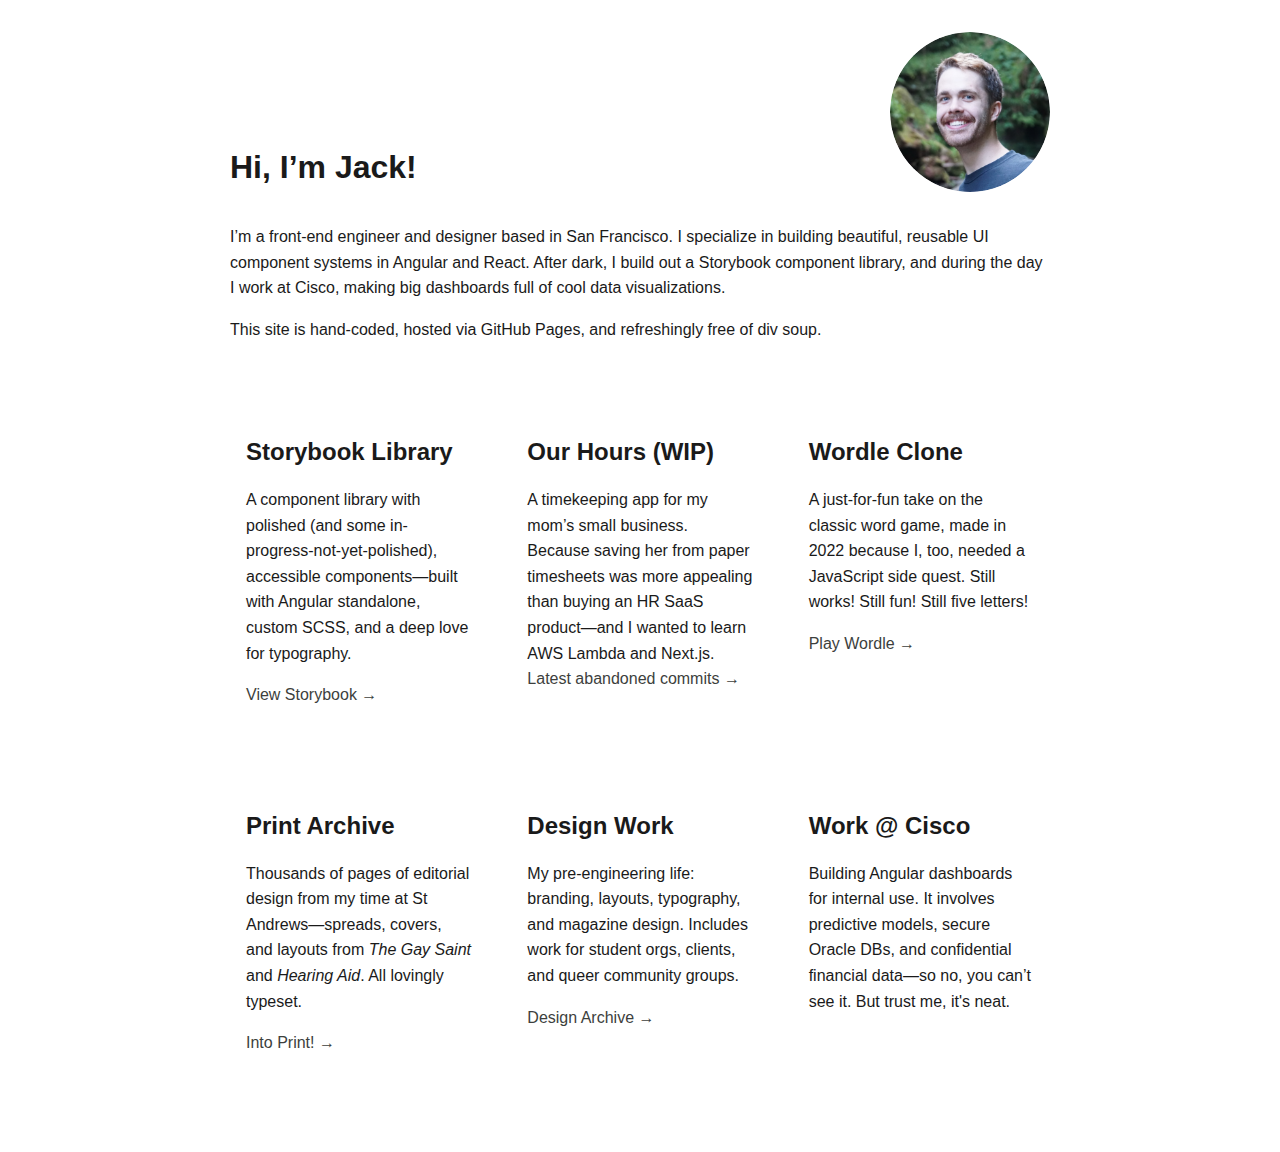
<file: index.html>
<!DOCTYPE html>
<html lang="en">
  <head>
    <meta charset="UTF-8" />
    <meta name="viewport" content="width=device-width, initial-scale=1.0" />
    <title>Jack Sloop • Portfolio</title>

    <!-- Fonts -->
    <link rel="stylesheet" href="https://rsms.me/inter/inter.css" />
    <link rel="stylesheet" href="https://rsms.me/inter/inter-display.css" />
    <link rel="stylesheet" href="assets/css/styles.css" />
  </head>
  <body>
    <header class="responsive-header">
      <div class="header-text">
        <h1>Hi, I’m Jack!</h1>
      </div>
      <img src="assets/img/jacksloop.png" alt="Jack Sloop" class="portrait" />
    </header>

    <section class="bio">
      <p>
        I’m a front-end engineer and designer based in San Francisco. I
        specialize in building beautiful, reusable UI component systems in
        Angular and React. After dark, I build out a Storybook component
        library, and during the day I work at Cisco, making big dashboards full
        of cool data visualizations.
      </p>
      <p>
        This site is hand-coded, hosted via GitHub Pages, and refreshingly free
        of div soup.
      </p>
    </section>

    <section class="callouts-grid">
      <div class="callout">
        <h2>Storybook Library</h2>
        <p>
          A component library with polished (and some
          in-progress-not-yet-polished), accessible components—built with
          Angular standalone, custom SCSS, and a deep love for typography.
        </p>
        <p>
          <a
            href="https://slooops.github.io/asdf/storybook-static/"
            target="_blank"
            >View Storybook →</a
          >
        </p>
      </div>

      <div class="callout">
        <h2>Our Hours (WIP)</h2>
        <p>
          A timekeeping app for my mom’s small business. Because saving her from
          paper timesheets was more appealing than buying an HR SaaS product—and
          I wanted to learn AWS Lambda and Next.js. <br />
          <a href="https://github.com/slooops/ourhours" target="_blank"
            >Latest abandoned commits →</a
          >
        </p>
      </div>

      <div class="callout">
        <h2>Wordle Clone</h2>
        <p>
          A just-for-fun take on the classic word game, made in 2022 because I,
          too, needed a JavaScript side quest. Still works! Still fun! Still
          five letters!
        </p>
        <p>
          <a href="https://wordle.jaxks.co" target="_blank">Play Wordle →</a>
        </p>
      </div>

      <div class="callout">
        <h2>Print Archive</h2>
        <p>
          Thousands of pages of editorial design from my time at St
          Andrews—spreads, covers, and layouts from <em>The Gay Saint</em> and
          <em>Hearing Aid</em>. All lovingly typeset.
        </p>
        <p><a href="archive.html">Into Print! →</a></p>
      </div>

      <div class="callout">
        <h2>Design Work</h2>
        <p>
          My pre-engineering life: branding, layouts, typography, and magazine
          design. Includes work for student orgs, clients, and queer community
          groups.
        </p>
        <p><a href="https://jaxks.co" target="_blank">Design Archive →</a></p>
      </div>

      <div class="callout">
        <h2>Work @ Cisco</h2>
        <p>
          Building Angular dashboards for internal use. It involves predictive
          models, secure Oracle DBs, and confidential financial data—so no, you
          can’t see it. But trust me, it's neat.
        </p>
      </div>
    </section>
  </body>
</html>
</file>
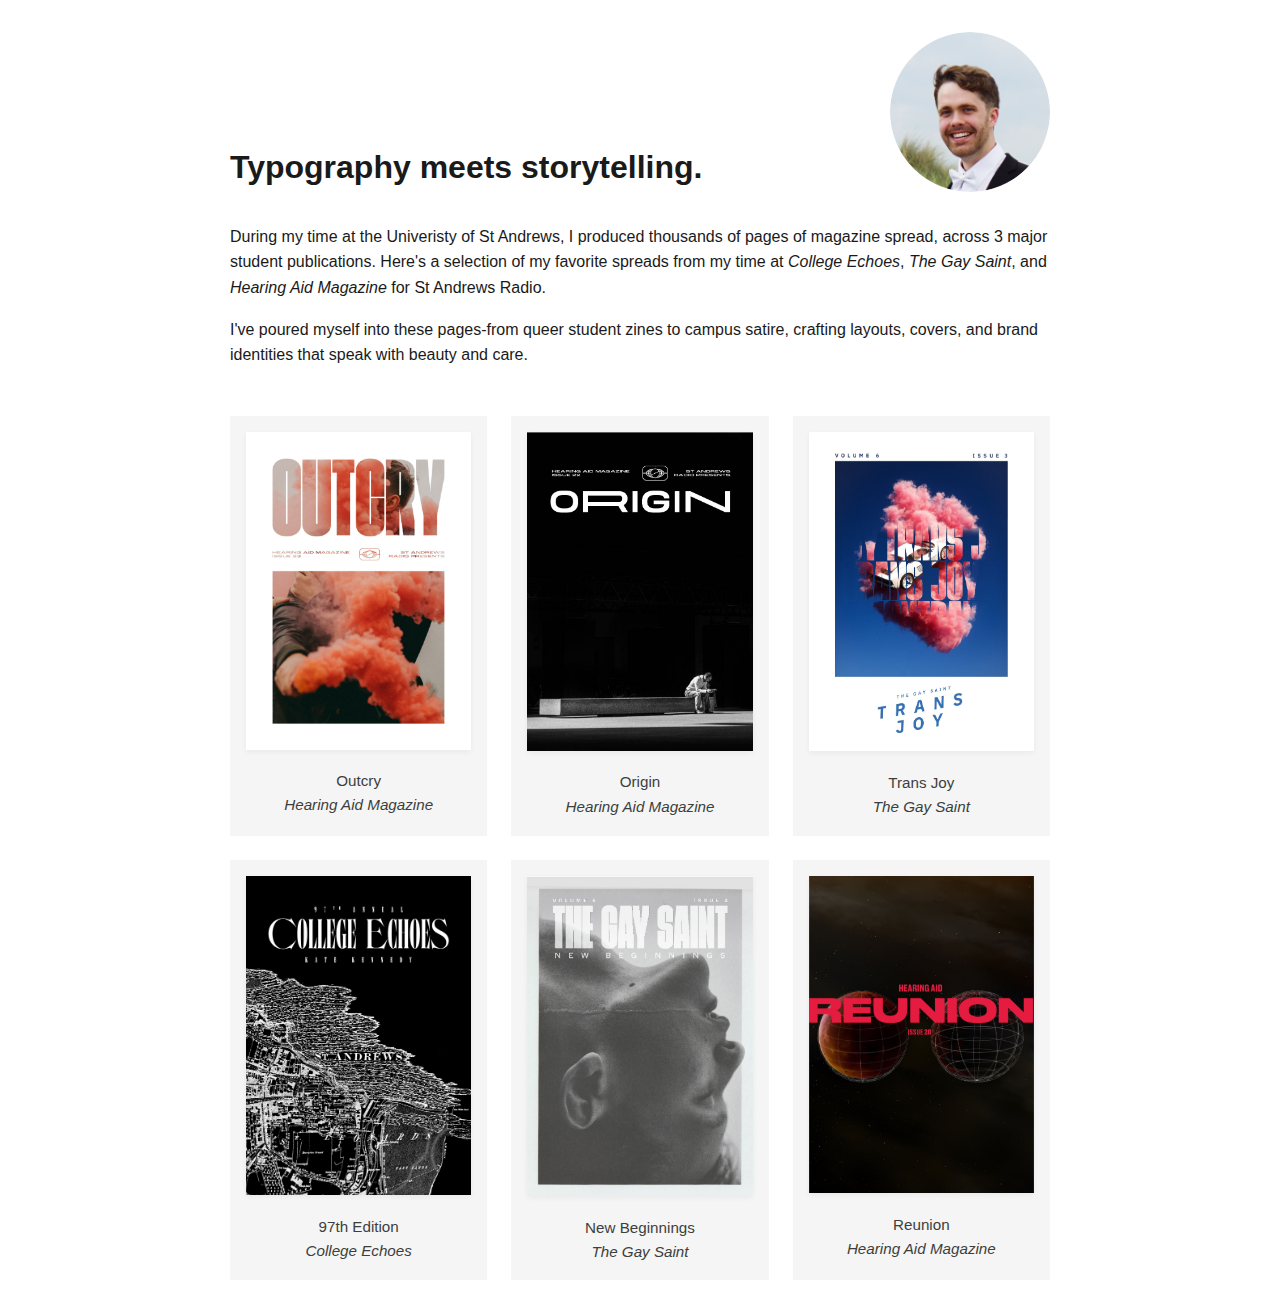
<file: archive.html>
<!DOCTYPE html>
<html lang="en">
  <head charset="UTF-8">
    <meta name="viewport" content="width=device-width, initial-scale=1.0" />
    <title>Jack Sloop • Print Portfolio</title>
    <link rel="stylesheet" href="https://rsms.me/inter/inter.css" />
    <link rel="stylesheet" href="https://rsms.me/inter/inter-display.css" />
    <link rel="stylesheet" href="assets/css/styles.css" />
  </head>

  <body>
    <header class="responsive-header">
      <div class="header-text">
        <h1>Typography meets storytelling.</h1>
      </div>
      <img
        src="assets/img/jack sloop mag.png"
        alt="Jack Sloop"
        class="portrait"
      />
    </header>

    <section class="bio">
      <p>
        During my time at the Univeristy of St Andrews, I produced thousands of
        pages of magazine spread, across 3 major student publications. Here's a
        selection of my favorite spreads from my time at
        <em>College Echoes</em>, <em>The Gay Saint</em>, and
        <em>Hearing Aid Magazine</em> for St Andrews Radio.
      </p>

      <p>
        I've poured myself into these pages-from queer student zines to campus
        satire, crafting layouts, covers, and brand identities that speak with
        beauty and care.
      </p>
    </section>

    <section class="archive-grid">
      <div class="archive-item">
        <a href="assets/pdfs/Outcry.pdf" target="_blank">
          <img src="assets/img/Outcry.jpg" alt="Outcry thumbnail" />
          <p>Outcry<br /><em>Hearing Aid Magazine</em></p>
        </a>
      </div>
      <div class="archive-item">
        <a href="assets/pdfs/Origin.pdf" target="_blank">
          <img src="assets/img/Origin.jpg" alt="Origin thumbnail" />
          <p>Origin<br /><em>Hearing Aid Magazine</em></p>
        </a>
      </div>
      <div class="archive-item">
        <a href="assets/pdfs/TGSTJ.pdf" target="_blank">
          <img src="assets/img/TGSTJ.jpg" alt="Trans Joy thumbnail" />
          <p>Trans Joy<br /><em>The Gay Saint</em></p>
        </a>
      </div>
      <div class="archive-item">
        <a href="assets/pdfs/CE.pdf" target="_blank">
          <img src="assets/img/CE.png" alt="College Echoes thumbnail" />
          <p>97th Edition<br /><em>College Echoes</em></p>
        </a>
      </div>
      <div class="archive-item">
        <a href="assets/pdfs/TGSNB.pdf" target="_blank">
          <img src="assets/img/TGSNB.jpg" alt="New Beginnings thumbnail" />
          <p>New Beginnings<br /><em>The Gay Saint</em></p>
        </a>
      </div>
      <div class="archive-item">
        <a href="assets/pdfs/Reunion.pdf" target="_blank">
          <img src="assets/img/Reunion.jpg" alt="Reunion thumbnail" />
          <p>Reunion<br /><em>Hearing Aid Magazine</em></p>
        </a>
      </div>
    </section>
  </body>
</html>
</file>
<file: assets/css/styles.css>
body {
  margin: 0;
  font-family: "Inter", sans-serif;
  background: #fff;
  color: #1a1a1a;
  line-height: 1.6;
  padding: 2rem;
  max-width: 820px;
  margin-inline: auto;
}

h1,
h2,
h3 {
  font-family: "InterDisplay", sans-serif;
  font-weight: 600;
  line-height: 1.2;
  margin-top: 2rem;
}

.portrait {
  max-width: 160px;
  border-radius: 50%;
  margin-bottom: 1rem;
}

.bio {
  margin-bottom: 3rem;
}

.callouts {
  display: flex;
  flex-direction: column;
  gap: 1.5rem;
}

.callout {
  padding: 1rem;
  background: #fff;
  transition: box-shadow 0.2s;
}

a {
  color: #3d3f3d;
  text-decoration: none;
}

a:hover {
  text-decoration: none;
  color: #1a281b;
}

/* Header layout */
.responsive-header {
  display: flex;
  flex-wrap: wrap;
  justify-content: space-between;
  align-items: flex-end;
  gap: 1rem;
}

.responsive-header .header-text {
  flex: 1 1 300px;
}

.responsive-header .portrait {
  flex: 0 0 auto;
  max-width: 160px;
  border-radius: 50%;
}

@media (max-width: 600px) {
  .responsive-header {
    flex-direction: column;
    align-items: center;
    text-align: center;
  }

  .responsive-header .header-text {
    order: 2;
  }

  .responsive-header .portrait {
    order: 1;
  }
}

/* Callouts grid */
.callouts-grid {
  display: grid;
  grid-template-columns: repeat(auto-fit, minmax(250px, 1fr));
  gap: 1.5rem;
  margin-bottom: 2rem;
}

@media (max-width: 768px) {
  .archive-grid {
    grid-template-columns: repeat(2, 1fr);
  }
}

@media (max-width: 480px) {
  .archive-grid {
    grid-template-columns: 1fr;
  }
}

.archive-grid {
  display: grid;
  grid-template-columns: repeat(auto-fit, minmax(240px, 1fr));
  gap: 1.5rem;
  margin-top: 2rem;
}

.archive-item {
  display: flex;
  flex-direction: column;
  align-items: center;
  text-align: center;
  background: #f5f5f5;
  padding: 1rem;
  transition: transform 0.2s ease;
  /* border-radius: 8px; */
}

.archive-item:hover {
  transform: translateY(-4px);
}

.archive-item img {
  max-width: 100%;
  height: auto;
  /* border-radius: 4px; */
  margin-bottom: 0.75rem;
  object-fit: cover;
  box-shadow: 0 2px 6px rgba(0, 0, 0, 0.05);
}

.archive-item p {
  margin: 0;
  font-weight: 500;
  font-size: 0.95rem;
}
</file>
